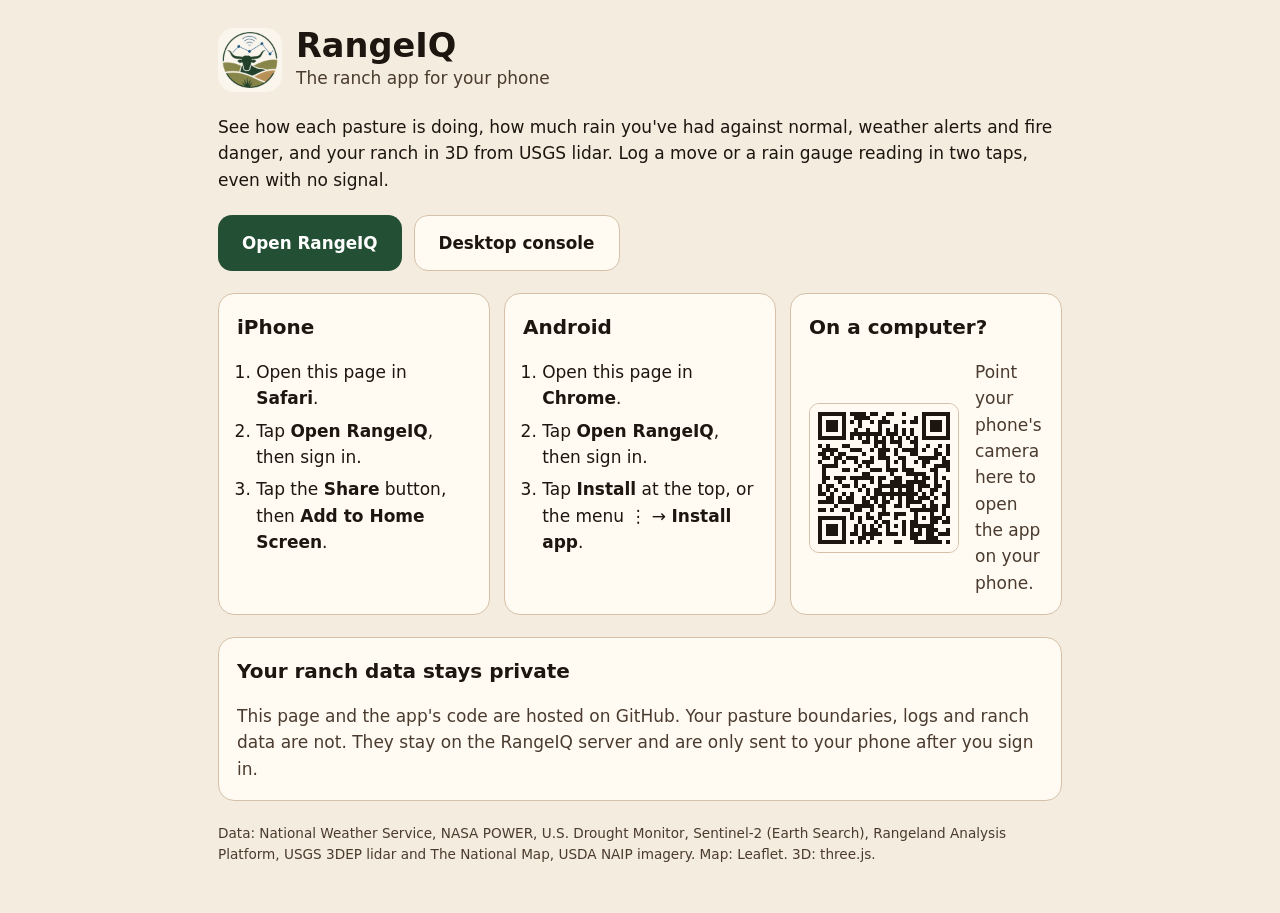
<file: web/index.html>
<!doctype html>
<html lang="en">
<head>
<meta charset="utf-8">
<meta name="viewport" content="width=device-width, initial-scale=1, viewport-fit=cover">
<title>RangeIQ: the ranch app</title>
<meta name="description" content="RangeIQ for your phone: how each pasture is doing, rain, weather and alerts, a quick log for moves and rain gauge readings, and your ranch in 3D from USGS lidar. Works with weak or no signal.">
<meta name="theme-color" content="#f4ecdf">
<link rel="icon" href="icon-192.png">
<style>
  :root{--bg:#f4ecdf;--surface:#fffaf2;--ink:#1d150f;--ink-2:#4a3b2e;--rule:#d6c1a8;--accent:#234f34;--accent-ink:#fff;
    --f:system-ui,-apple-system,"Segoe UI",Roboto,Arial,sans-serif;color-scheme:light}
  @media (prefers-color-scheme:dark){:root{--bg:#12100d;--surface:#1c1915;--ink:#f3ece2;--ink-2:#d6cabb;--rule:#3a332a;--accent:#7fb38f;--accent-ink:#0d150f;color-scheme:dark}}
  *{box-sizing:border-box} body{margin:0;background:var(--bg);color:var(--ink);font:17px/1.55 var(--f)}
  main{max-width:880px;margin:0 auto;padding:28px 18px 48px;display:grid;gap:22px}
  header{display:flex;align-items:center;gap:14px} header img{border-radius:16px}
  h1{font-size:2.1rem;line-height:1.1;margin:0} h2{font-size:1.25rem;margin:0 0 8px}
  p{margin:0} .dim{color:var(--ink-2)}
  .cta{display:flex;flex-wrap:wrap;gap:12px}
  .btn{display:inline-flex;align-items:center;justify-content:center;min-height:56px;padding:0 24px;border-radius:14px;font-weight:700;font-size:1.05rem;text-decoration:none}
  .btn.main{background:var(--accent);color:var(--accent-ink)} .btn.alt{border:1px solid var(--rule);color:var(--ink);background:var(--surface)}
  .grid{display:grid;grid-template-columns:repeat(auto-fit,minmax(240px,1fr));gap:14px}
  .card{background:var(--surface);border:1px solid var(--rule);border-radius:16px;padding:18px;display:grid;gap:8px;align-content:start}
  ol{margin:0;padding-left:1.2rem;display:grid;gap:6px}
  .qr{display:flex;gap:16px;align-items:center} .qr img{width:150px;height:150px;border-radius:10px;border:1px solid var(--rule)}
  @media (max-width:640px){.desk{display:none}}
  footer{font-size:.85rem;color:var(--ink-2)}
</style>
</head>
<body>
<main>
  <header><img src="icon-192.png" alt="" width="64" height="64"><div><h1>RangeIQ</h1><p class="dim">The ranch app for your phone</p></div></header>

  <p>See how each pasture is doing, how much rain you've had against normal, weather alerts and fire danger, and your ranch in 3D from USGS lidar. Log a move or a rain gauge reading in two taps, even with no signal.</p>

  <div class="cta">
    <a class="btn main" href="app/">Open RangeIQ</a>
    <a class="btn alt" href="https://rangeiq.org/">Desktop console</a>
  </div>

  <div class="grid">
    <div class="card"><h2>iPhone</h2><ol>
      <li>Open this page in <b>Safari</b>.</li>
      <li>Tap <b>Open RangeIQ</b>, then sign in.</li>
      <li>Tap the <b>Share</b> button, then <b>Add to Home Screen</b>.</li></ol></div>
    <div class="card"><h2>Android</h2><ol>
      <li>Open this page in <b>Chrome</b>.</li>
      <li>Tap <b>Open RangeIQ</b>, then sign in.</li>
      <li>Tap <b>Install</b> at the top, or the menu ⋮ → <b>Install app</b>.</li></ol></div>
    <div class="card desk"><h2>On a computer?</h2>
      <div class="qr"><img src="qr-app.png" alt="QR code that opens the RangeIQ app on your phone" width="150" height="150">
        <p class="dim">Point your phone's camera here to open the app on your phone.</p></div></div>
  </div>

  <div class="card"><h2>Your ranch data stays private</h2>
    <p class="dim">This page and the app's code are hosted on GitHub. Your pasture boundaries, logs and ranch data are not. They stay on the RangeIQ server and are only sent to your phone after you sign in.</p></div>

  <footer>Data: National Weather Service, NASA POWER, U.S. Drought Monitor, Sentinel-2 (Earth Search), Rangeland Analysis Platform, USGS 3DEP lidar and The National Map, USDA NAIP imagery. Map: Leaflet. 3D: three.js.</footer>
</main>
</body>
</html>
</file>
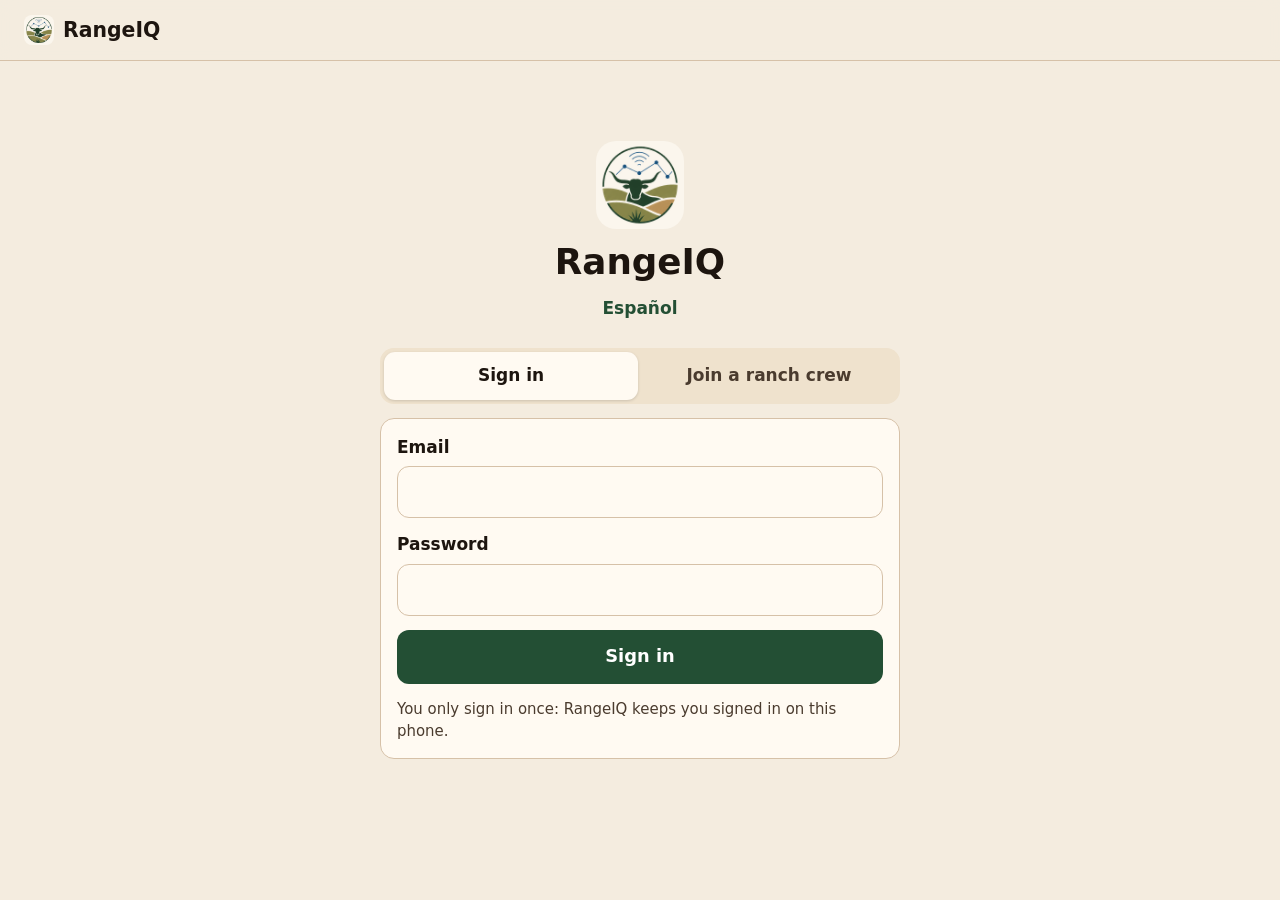
<file: web/app/index.html>
<!doctype html>
<html lang="en">
<head>
<meta charset="utf-8">
<meta name="viewport" content="width=device-width, initial-scale=1, viewport-fit=cover">
<title>RangeIQ</title>
<meta name="description" content="RangeIQ for the ranch crew: take photos with location and direction, log rain and cattle moves, report problems, and see what needs attention, on the map or in 3D. Works with weak or no signal.">
<meta name="theme-color" content="#f4ecdf">
<meta name="apple-mobile-web-app-capable" content="yes">
<meta name="mobile-web-app-capable" content="yes">
<meta name="apple-mobile-web-app-status-bar-style" content="default">
<meta name="apple-mobile-web-app-title" content="RangeIQ">
<link rel="manifest" href="manifest.webmanifest">
<link rel="apple-touch-icon" href="apple-touch-icon.png">
<link rel="icon" href="icon-192.png">
<link rel="stylesheet" href="app.css">
<script type="importmap">{"imports":{"three":"./vendor/three/three.module.min.js"}}</script>
</head>
<body>
<header class="top">
  <button type="button" class="brand" id="brandBtn" aria-label="Ranch name. Tap to switch ranch"><img src="icon-192.png" alt="" width="30" height="30"><span id="brandName">RangeIQ</span><span id="brandCaret" aria-hidden="true" hidden>▾</span></button>
  <div class="top-actions">
    <button type="button" id="sosBtn" class="sosbtn" hidden aria-label="SOS: send an emergency alert to your crew">SOS</button>
    <button type="button" id="installBtn" class="pill" hidden>Install</button>
    <button type="button" id="syncPill" class="pill warn" hidden></button>
  </div>
</header>

<div id="banner" class="banner" role="status" hidden></div>
<div id="sosBar" class="sosbar" role="alert" hidden></div>
<div id="sosScreen" class="sosscreen" role="dialog" aria-modal="true" aria-labelledby="sosTitle" hidden></div>

<main id="views">
  <!-- ============================== SIGN IN / JOIN -->
  <section class="view" id="v-login" hidden aria-labelledby="l-h">
    <div class="hero center">
      <img class="login-logo" src="icon-192.png" alt="" width="88" height="88">
      <h1 id="l-h">RangeIQ</h1>
      <button type="button" class="linkbtn langtoggle" id="langToggle" lang="es">Español</button>
    </div>
    <div class="seg" role="tablist">
      <button type="button" role="tab" data-auth="signin" aria-selected="true">Sign in</button>
      <button type="button" role="tab" data-auth="join" aria-selected="false">Join a ranch crew</button>
    </div>
    <form class="card form" id="loginForm" autocomplete="on">
      <label>Email<input type="email" id="loginEmail" autocomplete="username" inputmode="email" required></label>
      <label>Password<input type="password" id="loginPassword" autocomplete="current-password" required></label>
      <button type="submit" class="primary">Sign in</button>
      <p class="error" id="loginError" role="alert" hidden></p>
      <p class="dim small">You only sign in once: RangeIQ keeps you signed in on this phone.</p>
      <p class="dim small" id="loginTip" hidden data-i18n><b>iPhone:</b> add RangeIQ to your Home Screen first (Share → Add to Home Screen), then sign in there. The Home Screen app keeps its own sign-in.</p>
    </form>
    <form class="card form" id="joinForm" autocomplete="on" hidden>
      <p class="dim" data-i18n>Ask the ranch owner for the crew code. It looks like <b>K7M-4QX</b>. Already have a RangeIQ login? Use the same email and password to add this ranch to it.</p>
      <label>Crew code<input type="text" id="joinCode" autocapitalize="characters" autocomplete="off" required placeholder="ABC-123"></label>
      <label>Your name (new logins only)<input type="text" id="joinName" autocomplete="name"></label>
      <label>Email<input type="email" id="joinEmail" autocomplete="username" inputmode="email" required></label>
      <label>Password (make one, 8+ characters, or use yours)<input type="password" id="joinPassword" autocomplete="new-password" minlength="8" required></label>
      <button type="submit" class="primary">Join the crew</button>
      <p class="error" id="joinError" role="alert" hidden></p>
    </form>
  </section>

  <!-- ============================== HOME -->
  <section class="view" id="v-home" hidden aria-labelledby="h-h">
    <div class="hero">
      <div class="eyebrow" id="h-updated"></div>
      <h1 id="h-h">Today</h1>
    </div>
    <div class="actions4">
      <button type="button" class="big photo" data-act="photo"><span class="ic" aria-hidden="true">📷</span>Take photo</button>
      <button type="button" class="big" data-act="rain"><span class="ic" aria-hidden="true">🌧</span>Rain gauge</button>
      <button type="button" class="big" data-act="move"><span class="ic" aria-hidden="true">🐄</span>Cattle<small>move, count, calves</small></button>
      <button type="button" class="big warnbtn" data-act="report"><span class="ic" aria-hidden="true">⚠️</span>Report<small>problem or sighting</small></button>
    </div>
    <div class="card herdcard" id="h-herd" hidden></div>
    <div class="card" id="h-todo" hidden></div>
    <div class="card" id="h-attention"></div>
    <div class="card" id="h-weather"></div>
    <div class="card" id="h-sky" hidden></div>
  </section>

  <!-- ============================== TO DO -->
  <section class="view" id="v-todo" hidden aria-labelledby="t-h">
    <div class="hero"><h1 id="t-h">To do</h1><p class="dim">Jobs around the ranch. Tap the box when it's done.</p></div>
    <div class="row"><button type="button" class="primary" id="t-add">＋ Add a job</button>
      <button type="button" class="pill" id="t-mine" aria-pressed="false">Only mine</button></div>
    <div id="t-list"></div>
    <div id="t-done"></div>
  </section>

  <!-- ============================== MAP (2D / 3D) -->
  <section class="view mapview" id="v-map" hidden aria-labelledby="m-h">
    <h1 id="m-h" class="sr">Map</h1>
    <div class="maptools">
      <div class="seg small" role="group" aria-label="Map type">
        <button type="button" data-mapmode="2d" aria-pressed="true">Map</button>
        <button type="button" data-mapmode="3d" aria-pressed="false">3D</button>
      </div>
      <div class="seg small" id="lookSeg" role="group" aria-label="3D look" hidden>
        <button type="button" data-look="photo" aria-pressed="true">Photo</button>
        <button type="button" data-look="relief" aria-pressed="false">Relief</button>
      </div>
      <button type="button" class="pill" id="layersBtn" aria-pressed="false" title="Choose what shows on the map">🗂 Layers</button>
      <button type="button" class="pill" id="addPlaceBtn" title="Add a water tank, pond, blind, gate…">＋ Place</button>
      <button type="button" class="pill" id="drawBtn" title="Draw pastures, roads and trails">✏️ Draw</button>
      <button type="button" class="pill" id="meBtn" title="Show where I am">📍 Me</button>
    </div>
    <div class="card" id="layerCard" hidden></div>
    <div class="pickbar unlocked" id="lockNote" hidden role="status"><span>🔓 Pasture boundaries are unlocked for editing.</span> <button type="button" class="pill" id="lockNoteBtn">🔒 Lock</button></div>
    <div class="pickbar" id="pickBar" hidden role="status"><b>Tap the map where it is.</b> <button type="button" class="pill" id="pickCancel">Cancel</button></div>
    <div id="map" class="map" role="region" aria-label="Map of pastures and photos"></div>
    <div id="map3d" class="map3d" hidden role="img" aria-label="3D view of the ranch with glowing pasture boundaries"></div>
    <div class="row" id="exagRow" hidden role="group" aria-label="Height exaggeration">
      <span class="dim">Height</span>
      <input type="range" id="exagSlider" min="1" max="12" step="0.5" value="2" aria-label="How much to raise the hills">
      <b id="exagVal">×2</b><button type="button" class="pill" id="resetView">Reset view</button>
    </div>
    <p class="src" id="map-src"></p>
    <ul class="plist" id="m-list"></ul>
  </section>

  <!-- ============================== PASTURE -->
  <section class="view" id="v-pasture" hidden aria-labelledby="d-h">
    <button type="button" class="back" data-go="map">‹ Map</button>
    <div class="hero"><div class="eyebrow" id="d-acres"></div><h1 id="d-h"></h1><p id="d-status"></p></div>
    <div class="actions4 two">
      <button type="button" class="big photo" data-act="photo" data-here="1"><span class="ic" aria-hidden="true">📷</span>Photo here</button>
      <button type="button" class="big" data-act="move" data-here="1"><span class="ic" aria-hidden="true">🐄</span>Moved cattle here</button>
    </div>
    <div class="card" id="d-herd"></div>
    <div class="card" id="d-photos"></div>
    <div class="card" id="d-signals"></div>
    <div class="card" id="d-land"></div>
  </section>

  <!-- ============================== CHAT (text messages: everyone on the ranch, or one person) -->
  <section class="view" id="v-chat" hidden aria-labelledby="c-h">
    <div id="c-list">
      <div class="hero chathero"><div><h1 id="c-h">Chat</h1><p class="dim">Text the whole crew, or one person.</p></div>
        <button type="button" class="mepic" id="c-mepic" aria-label="Your profile picture"></button></div>
      <div id="c-notify"></div>
      <ul class="threads" id="c-threads"></ul>
    </div>
    <div id="c-thread" hidden>
      <div class="chathead"><button type="button" class="pill" id="c-back" aria-label="Back to all chats">‹ Chats</button><span id="c-headpic"></span><h2 id="c-title"></h2></div>
      <ol class="bubbles" id="c-msgs" aria-live="polite"></ol>
      <form class="composer" id="c-form" autocomplete="off">
        <textarea id="c-text" rows="1" maxlength="2000" placeholder="Message" enterkeyhint="send" aria-label="Message"></textarea>
        <button type="submit" class="primary" id="c-send">Send</button>
      </form>
    </div>
  </section>

  <!-- ============================== LOG -->
  <section class="view" id="v-log" hidden aria-labelledby="g-h">
    <div class="hero"><h1 id="g-h">Log</h1></div>
    <div class="chips" role="group" aria-label="Show">
      <button type="button" data-filter="all" aria-pressed="true">All</button>
      <button type="button" data-filter="photo" aria-pressed="false">Photos</button>
      <button type="button" data-filter="problem" aria-pressed="false">Problems</button>
      <button type="button" data-filter="rain" aria-pressed="false">Rain</button>
      <button type="button" data-filter="move" aria-pressed="false">Moves</button>
      <button type="button" data-filter="wildlife" aria-pressed="false">Wildlife</button>
      <button type="button" data-filter="job" aria-pressed="false">Jobs</button>
      <button type="button" data-filter="map" aria-pressed="false">Places &amp; lines</button>
    </div>
    <div class="card" id="g-queue" hidden></div>
    <ul class="timeline" id="g-list"></ul>
  </section>

  <!-- ============================== MORE -->
  <section class="view" id="v-more" hidden aria-labelledby="o-h">
    <div class="hero chathero"><div><h1 id="o-h">More</h1><p class="dim" id="o-who"></p></div>
      <button type="button" class="mepic" id="o-mepic" aria-label="Your profile picture"></button></div>
    <div class="card"><h2>Language · Idioma</h2><div class="row" role="group" aria-label="Language">
      <button type="button" class="pill" data-lang="en" lang="en">English</button><button type="button" class="pill" data-lang="es" lang="es">Español</button></div></div>
    <div class="card" id="o-ranch" hidden></div>
    <div class="card" id="o-setup" hidden></div>
    <div class="card" id="o-crew" hidden></div>
    <div class="card"><h2>Warnings</h2>
      <label class="switchrow"><input type="checkbox" id="o-everyday"> <span>Ignore drought &amp; low rain in pasture status</span></label>
      <p class="dim small">Drought and rain are the same for every pasture and are often "normal" out here. With this on, a pasture's status comes from its own greenness, long-term trend, grazing days and what the crew reports. Severe-weather alerts and crew reports always show.</p></div>
    <div class="card"><h2>Text size</h2><div class="row" role="group" aria-label="Text size">
      <button type="button" class="pill" data-size="1">Normal</button><button type="button" class="pill" data-size="1.15">Large</button><button type="button" class="pill" data-size="1.3">Extra large</button></div></div>
    <div class="card"><h2>Put RangeIQ on your home screen</h2><p class="dim" id="o-install"></p></div>
    <details class="card"><summary><h2>How pasture status works</h2></summary>
      <p class="dim">Each pasture is rated from what was actually measured or reported: rain compared with past years, satellite greenness compared with normal, the U.S. Drought Monitor, long-term grass trends, how long cattle have been in it, and problems your crew reported in the last 2 weeks.</p>
      <p class="dim" data-i18n><b>Good</b>: nothing wrong. <b>Watch</b>: one thing is off. <b>Act</b>: a serious problem your crew reported (like water low, fence down or a dead animal), or two things off at once. Your own eyes on the ground come first.</p>
      <p class="dim" data-i18n><b>Photos:</b> the app measures how much of the ground in the picture is green, using the Canopeo color method, and compares it with the last photo taken from the same spot. Take photos from the same spots over time to see real change.</p></details>
    <details class="card"><summary><h2>Where the data comes from</h2></summary><ul class="srclist" id="o-sources"></ul></details>
    <div class="card"><h2>Account</h2>
      <div class="row"><button type="button" class="pill" id="logoutBtn">Sign out</button></div></div>
  </section>
</main>

<nav class="tabs" aria-label="Main">
  <button type="button" data-tab="home"><span aria-hidden="true">🏠</span>Home</button>
  <button type="button" data-tab="todo"><span aria-hidden="true">✅</span>To do</button>
  <button type="button" data-tab="map"><span aria-hidden="true">🗺️</span>Map</button>
  <button type="button" data-tab="chat"><span aria-hidden="true">💬</span>Chat<b class="tabbadge" id="chatBadge" hidden></b></button>
  <button type="button" data-tab="log"><span aria-hidden="true">📋</span>Log</button>
  <button type="button" data-tab="more"><span aria-hidden="true">☰</span>More</button>
</nav>

<div class="drawbar" id="drawBar" hidden role="region" aria-label="Drawing"></div>
<input type="file" id="camInput" accept="image/*" capture="environment" hidden>
<input type="file" id="picInput" accept="image/*" hidden>

<div class="sheet-back" id="sheetBack" hidden></div>
<div class="sheet" id="sheet" role="dialog" aria-modal="true" aria-labelledby="sheetTitle" hidden>
  <div class="sheet-grip" aria-hidden="true"></div>
  <h2 id="sheetTitle"></h2>
  <div id="sheetBody"></div>
</div>

<script src="config.js"></script>
<script src="es.js"></script>
<script src="i18n.js"></script>
<script src="sky.js"></script>
<script src="icons.js"></script>
<script src="app.js"></script>
</body>
</html>
</file>
<file: web/app/app.css>
/* RangeIQ phone app. Light "sunlight" theme by default for outdoor use; follows the phone's dark mode at night. */
:root{
  --bg:#f4ecdf; --surface:#fffaf2; --surface-2:#efe2cd; --ink:#1d150f; --ink-2:#4a3b2e; --muted:#6b5745; --rule:#d6c1a8;
  --accent:#234f34; --accent-ink:#ffffff; --link:#1f5a87;
  --good:#1f6b3a; --good-bg:#dcefdf; --watch:#8a5a00; --watch-bg:#fbe9c4; --act:#a1261b; --act-bg:#f8d9d4; --unknown:#5a5a5a; --unknown-bg:#e7e3dc;
  --f-body:system-ui,-apple-system,"Segoe UI",Roboto,"Helvetica Neue",Arial,sans-serif;
  --f-disp:"Avenir Next Condensed","Roboto Condensed","Arial Narrow",system-ui,sans-serif;
  --r:14px; --scale:1; color-scheme:light;
}
@media (prefers-color-scheme:dark){
  :root{--bg:#12100d; --surface:#1c1915; --surface-2:#26221c; --ink:#f3ece2; --ink-2:#d6cabb; --muted:#b3a593; --rule:#3a332a;
    --accent:#7fb38f; --accent-ink:#0d150f; --link:#8cc0ea;
    --good:#7fd19a; --good-bg:#1d3324; --watch:#f2c169; --watch-bg:#3a2d12; --act:#ff8c7d; --act-bg:#3f1a15; --unknown:#bdb6ac; --unknown-bg:#2c2924; color-scheme:dark}
}
*{box-sizing:border-box}
html{-webkit-text-size-adjust:100%;font-size:calc(17px * var(--scale))}
body{margin:0;background:var(--bg);color:var(--ink);font:1rem/1.5 var(--f-body);min-height:100dvh;padding-bottom:calc(84px + env(safe-area-inset-bottom))}
a{color:var(--link)}
h1,h2,h3{margin:0;line-height:1.15;font-family:var(--f-disp)}
h1{font-size:1.75rem;font-weight:700}
h2{font-size:1.25rem;font-weight:700}
p{margin:0}
.dim{color:var(--ink-2)} .small{font-size:.88rem}
.eyebrow{font-size:.78rem;font-weight:700;letter-spacing:.08em;text-transform:uppercase;color:var(--muted)}
[hidden]{display:none!important}
button,input,select,textarea{font:inherit;color:inherit}

.top{position:sticky;top:0;z-index:30;display:flex;align-items:center;justify-content:space-between;gap:10px;
  padding:calc(env(safe-area-inset-top) + 8px) 14px 8px;background:color-mix(in srgb,var(--bg) 92%,transparent);
  backdrop-filter:blur(10px);-webkit-backdrop-filter:blur(10px);border-bottom:1px solid var(--rule)}
.brand{display:flex;align-items:center;gap:9px;font:700 1.2rem/1 var(--f-disp);background:none;border:0;color:inherit;padding:4px 0;cursor:pointer;min-height:44px}
.brand img{border-radius:8px}
.top-actions{display:flex;gap:8px}
.pill{display:inline-flex;align-items:center;justify-content:center;min-height:44px;border:1px solid var(--rule);background:var(--surface);
  border-radius:99px;padding:8px 16px;font-weight:600;font-size:.92rem;cursor:pointer;color:var(--ink);text-decoration:none}
.pill.warn{border-color:var(--watch);color:var(--watch);background:var(--watch-bg)}
.pill[aria-pressed="true"]{border-color:var(--accent);color:var(--accent);box-shadow:inset 0 0 0 1px var(--accent)}

.banner{margin:10px 14px 0;padding:12px 14px;border-radius:var(--r);background:var(--watch-bg);color:var(--ink);border:1px solid var(--watch);font-weight:600}
.banner.demo{background:var(--unknown-bg);border-color:var(--unknown)}

main{max-width:680px;margin:0 auto;padding:14px 14px 20px}
.view{display:grid;gap:14px}
.hero{display:grid;gap:6px;padding:4px 0}
.login-logo{border-radius:20px;margin-bottom:6px}
.card{background:var(--surface);border:1px solid var(--rule);border-radius:var(--r);padding:16px;display:grid;gap:10px}
.row{display:flex;flex-wrap:wrap;gap:10px}
.back{justify-self:start;background:none;border:0;color:var(--link);font-weight:600;font-size:1rem;padding:8px 0;min-height:44px;cursor:pointer}

/* status chips and pasture rows: always icon + word, never colour alone */
.counts{display:flex;flex-wrap:wrap;gap:8px}
.chip{display:inline-flex;align-items:center;gap:6px;border-radius:99px;padding:6px 12px;font-weight:700;font-size:.92rem}
.chip.good{background:var(--good-bg);color:var(--good)} .chip.watch{background:var(--watch-bg);color:var(--watch)}
.chip.act{background:var(--act-bg);color:var(--act)} .chip.unknown{background:var(--unknown-bg);color:var(--unknown)}
.plist{list-style:none;margin:0;padding:0;display:grid;gap:10px}
.prow{width:100%;text-align:left;display:grid;grid-template-columns:auto 1fr auto;gap:4px 12px;align-items:center;cursor:pointer;
  background:var(--surface);border:1px solid var(--rule);border-left-width:8px;border-radius:var(--r);padding:14px 14px 14px 12px;min-height:72px}
.prow.good{border-left-color:var(--good)} .prow.watch{border-left-color:var(--watch)} .prow.act{border-left-color:var(--act)} .prow.unknown{border-left-color:var(--unknown)}
.prow .badge{grid-row:span 2;width:44px;height:44px;border-radius:50%;display:grid;place-items:center;font-size:1.3rem;font-weight:800}
.prow.good .badge{background:var(--good-bg);color:var(--good)} .prow.watch .badge{background:var(--watch-bg);color:var(--watch)}
.prow.act .badge{background:var(--act-bg);color:var(--act)} .prow.unknown .badge{background:var(--unknown-bg);color:var(--unknown)}
.prow b{font-size:1.08rem}
.prow .why{grid-column:2;color:var(--ink-2);font-size:.95rem}
.prow .go{grid-row:span 2;color:var(--muted);font-size:1.6rem}

.tiles{display:grid;grid-template-columns:repeat(2,minmax(0,1fr));gap:10px}
.tile{background:var(--surface-2);border-radius:12px;padding:10px 12px;display:grid;gap:2px}
.tile b{font:700 1.6rem/1.05 var(--f-disp);font-variant-numeric:tabular-nums}
.tile span{font-size:.85rem;color:var(--ink-2)}
.fc{display:grid;grid-template-columns:repeat(5,minmax(0,1fr));gap:6px;text-align:center}
.fc div{background:var(--surface-2);border-radius:10px;padding:8px 2px;display:grid;gap:2px;font-size:.85rem}
.fc b{font-size:1rem}
.meter{height:14px;border-radius:99px;background:var(--surface-2);overflow:hidden;position:relative}
.meter i{position:absolute;inset:0 auto 0 0;background:var(--accent);border-radius:99px}
.meter s{position:absolute;top:-3px;bottom:-3px;width:3px;background:var(--ink);text-decoration:none}
.src{font-size:.8rem;color:var(--muted)}

.sig{display:grid;grid-template-columns:auto 1fr;gap:2px 12px;padding:10px 0;border-top:1px solid var(--rule)}
.sig:first-of-type{border-top:0;padding-top:0}
.sig .lv{grid-row:span 3;width:30px;height:30px;border-radius:50%;display:grid;place-items:center;font-weight:800;font-size:.95rem}
.sig .lv.ok{background:var(--good-bg);color:var(--good)} .sig .lv.watch{background:var(--watch-bg);color:var(--watch)}
.sig .lv.concern{background:var(--act-bg);color:var(--act)} .sig .lv.unavailable{background:var(--unknown-bg);color:var(--unknown)}

.alert{border-left:6px solid var(--act);padding:8px 0 8px 12px;display:grid;gap:4px}
.alert.minor{border-left-color:var(--watch)}

.actions3{display:grid;grid-template-columns:repeat(3,minmax(0,1fr));gap:10px}
.big{display:grid;justify-items:center;align-content:center;gap:6px;text-align:center;background:var(--accent);color:var(--accent-ink);border:0;
  border-radius:var(--r);padding:14px 6px;font-weight:700;font-size:.95rem;line-height:1.15;cursor:pointer;min-height:92px}
.big .ic{font-size:1.6rem;line-height:1}
.primary{background:var(--accent);color:var(--accent-ink);border:0;border-radius:12px;min-height:54px;font-weight:700;font-size:1.05rem;cursor:pointer;padding:0 18px}
.secondary{background:var(--surface-2);color:var(--ink);border:1px solid var(--rule);border-radius:12px;min-height:54px;font-weight:600;cursor:pointer;padding:0 18px}

.terrain3d{height:62vh;min-height:320px;border-radius:var(--r);border:1px solid var(--rule);background:#cfe3f2;overflow:hidden;touch-action:none;display:grid;place-items:center}
.terrain3d canvas{display:block}
.map{height:46vh;min-height:280px;border-radius:var(--r);border:1px solid var(--rule);background:var(--surface-2);overflow:hidden}
.leaflet-container{font:inherit}
.maplabel{background:var(--surface);border:1px solid var(--rule);border-radius:8px;padding:2px 6px;font-weight:700;font-size:.8rem;white-space:nowrap;box-shadow:0 1px 3px rgba(0,0,0,.2)}

.loglist,.srclist{list-style:none;margin:0;padding:0;display:grid}
.loglist li,.srclist li{display:grid;grid-template-columns:1fr auto;gap:2px 10px;padding:10px 0;border-top:1px solid var(--rule)}
.loglist li:first-child,.srclist li:first-child{border-top:0}
.loglist .when,.srclist .when{color:var(--muted);font-size:.85rem;text-align:right}
.pending{color:var(--watch);font-weight:700;font-size:.85rem}
.ok-txt{color:var(--good);font-weight:700} .no-txt{color:var(--unknown);font-weight:700}

.form{display:grid;gap:14px}
.form label{display:grid;gap:6px;font-weight:600}
.form input,.form select,.form textarea{width:100%;min-height:52px;border:1px solid var(--rule);border-radius:12px;padding:10px 12px;background:var(--surface);font-size:1.05rem}
.form textarea{min-height:110px}
.quick{display:grid;grid-template-columns:repeat(4,minmax(0,1fr));gap:8px}
.quick button{min-height:52px;border-radius:12px;border:1px solid var(--rule);background:var(--surface-2);font-weight:700;cursor:pointer}
.error{color:var(--act);font-weight:600}

.tabs{position:fixed;left:0;right:0;bottom:0;z-index:40;display:grid;grid-template-columns:repeat(6,1fr);
  background:var(--surface);border-top:1px solid var(--rule);padding:6px 4px calc(6px + env(safe-area-inset-bottom))}
.tabs button{display:grid;justify-items:center;gap:2px;background:none;border:0;min-height:58px;font-size:.78rem;padding:0;font-weight:600;color:var(--muted);cursor:pointer}
.tabs button span{font-size:1.35rem;line-height:1}
.tabs button[aria-current="page"]{color:var(--accent)}

.sheet-back{position:fixed;inset:0;z-index:50;background:rgba(0,0,0,.45)}
.sheet{position:fixed;left:0;right:0;bottom:0;z-index:60;max-height:88dvh;overflow:auto;background:var(--bg);border-radius:20px 20px 0 0;
  padding:18px 16px calc(18px + env(safe-area-inset-bottom));display:grid;gap:14px;max-width:680px;margin:0 auto;box-shadow:0 -6px 30px rgba(0,0,0,.25)}
.toast{position:fixed;left:50%;transform:translateX(-50%);bottom:calc(92px + env(safe-area-inset-bottom));z-index:70;background:var(--ink);color:var(--bg);
  padding:12px 18px;border-radius:99px;font-weight:600;max-width:90vw;text-align:center}
@media (min-width:560px){.fc{grid-template-columns:repeat(7,minmax(0,1fr))}}

/* ===================== ranch-hand layout (v2) ===================== */
.sr{position:absolute;width:1px;height:1px;overflow:hidden;clip:rect(0 0 0 0)}
.center{justify-items:center;text-align:center}
.seg{display:grid;grid-auto-flow:column;grid-auto-columns:1fr;background:var(--surface-2);border-radius:14px;padding:4px;gap:4px}
.seg button{min-height:48px;border:0;border-radius:11px;background:none;font-weight:700;cursor:pointer;color:var(--ink-2)}
.seg button[aria-selected="true"],.seg button[aria-pressed="true"]{background:var(--surface);color:var(--ink);box-shadow:0 1px 3px rgba(0,0,0,.15)}
.seg.small button{min-height:40px;padding:0 12px;font-size:.92rem}

.actions4{display:grid;grid-template-columns:repeat(2,minmax(0,1fr));gap:12px}
.actions4 .big{min-height:110px;font-size:1.05rem}
.actions4 .big .ic{font-size:2rem}
.big.photo{background:#1f4f6e}
.big.warnbtn{background:#8a3b12}
@media (prefers-color-scheme:dark){.big.photo{background:#5f9fc8;color:#08131b}.big.warnbtn{background:#e0915f;color:#1d0e05}}

.attn{list-style:none;margin:0;padding:0;display:grid;gap:8px}
.attn button,.attn li>div{width:100%;text-align:left;display:grid;grid-template-columns:auto 1fr auto;gap:2px 12px;align-items:center;
  border:1px solid var(--rule);border-left-width:7px;border-radius:12px;background:var(--surface);padding:12px;min-height:64px;cursor:pointer}
.attn .act{border-left-color:var(--act)} .attn .watch{border-left-color:var(--watch)} .attn .alert{border-left-color:#c0392b}
.attn .lead{font-size:1.5rem;grid-row:span 2}
.attn b{font-size:1.02rem} .attn span.why{grid-column:2;color:var(--ink-2);font-size:.93rem}
.allclear{display:flex;align-items:center;gap:14px;font-weight:700;font-size:1.15rem;color:var(--good)}
.allclear .big-ok{width:52px;height:52px;border-radius:50%;background:var(--good-bg);display:grid;place-items:center;font-size:1.6rem}

.wx{display:flex;align-items:baseline;gap:14px;flex-wrap:wrap}
.wx .now{font:700 2.2rem/1 var(--f-disp)}
.wx3{display:grid;grid-template-columns:repeat(3,minmax(0,1fr));gap:8px;text-align:center}
.wx3 div{background:var(--surface-2);border-radius:10px;padding:8px 4px;display:grid;gap:2px;font-size:.9rem}

.mapview{gap:10px}
.maptools{display:flex;gap:8px;align-items:center;flex-wrap:wrap}
.map{height:58vh;min-height:300px}
.map3d{height:62vh;min-height:320px;border-radius:var(--r);overflow:hidden;touch-action:none;position:relative;
  background:linear-gradient(180deg,#0f1a33 0%,#33406b 38%,#8a6f96 62%,#e59a68 84%,#f4c48c 100%)}
.map3d canvas{display:block}
.photo-pin{width:34px;height:34px;border-radius:50%;background:#fff;border:3px solid #1f4f6e;display:grid;place-items:center;font-size:16px;
  box-shadow:0 2px 6px rgba(0,0,0,.4);position:relative}
.photo-pin.flag{border-color:#c0392b}
.photo-pin .cone{position:absolute;left:50%;top:50%;width:0;height:0;border-left:9px solid transparent;border-right:9px solid transparent;
  border-bottom:22px solid rgba(255,255,255,.95);transform-origin:50% 100%;margin-left:-9px;margin-top:-38px}

.chips{display:flex;flex-wrap:wrap;gap:8px}
.chips button,.tagchips button{min-height:44px;padding:0 14px;border-radius:99px;border:1px solid var(--rule);background:var(--surface);font-weight:600;cursor:pointer}
.chips button[aria-pressed="true"]{background:var(--accent);color:var(--accent-ink);border-color:var(--accent)}
.tagchips{display:flex;flex-wrap:wrap;gap:8px}
.tagchips button[aria-pressed="true"]{background:var(--act-bg);border-color:var(--act);color:var(--act)}
.tagchips button.goodtag[aria-pressed="true"]{background:var(--good-bg);border-color:var(--good);color:var(--good)}

.timeline{list-style:none;margin:0;padding:0;display:grid;gap:10px}
.timeline li{background:var(--surface);border:1px solid var(--rule);border-radius:12px;padding:12px;display:grid;grid-template-columns:auto 1fr;gap:4px 12px;align-items:start}
.timeline li.clickable{cursor:pointer}
.timeline .ico{font-size:1.4rem;width:40px;text-align:center}
.timeline img{width:72px;height:72px;object-fit:cover;border-radius:10px;grid-row:span 3}
.timeline .meta{color:var(--muted);font-size:.85rem}
.tag{display:inline-block;border-radius:99px;padding:2px 9px;font-size:.8rem;font-weight:700;background:var(--act-bg);color:var(--act);margin:2px 4px 0 0}
.tag.ok{background:var(--good-bg);color:var(--good)}

.photoimg{width:100%;border-radius:12px;display:block;background:var(--surface-2)}
.photogrid{display:grid;grid-template-columns:repeat(3,minmax(0,1fr));gap:6px}
.photogrid button{padding:0;border:0;background:none;cursor:pointer}
.photogrid img{width:100%;aspect-ratio:1;object-fit:cover;border-radius:8px;display:block}
.stat{display:flex;gap:12px;flex-wrap:wrap}
.stat div{background:var(--surface-2);border-radius:10px;padding:8px 12px}
.stat b{font:700 1.4rem/1.1 var(--f-disp);display:block}
.sheet-grip{width:44px;height:5px;border-radius:9px;background:var(--rule);justify-self:center}
details.card summary{list-style:none;cursor:pointer;display:flex;justify-content:space-between;align-items:center;min-height:44px}
details.card summary::after{content:"▾";color:var(--muted)} details.card[open] summary::after{content:"▴"}
details.card summary::-webkit-details-marker{display:none}
.busy{display:grid;place-items:center;gap:10px;padding:24px;color:var(--ink-2)}
.spinner{width:36px;height:36px;border:4px solid var(--rule);border-top-color:var(--accent);border-radius:50%;animation:spin 1s linear infinite}
@keyframes spin{to{transform:rotate(360deg)}}
.photo-pin .n{position:absolute;top:-8px;right:-10px;min-width:20px;height:20px;border-radius:10px;background:#1f4f6e;color:#fff;
  font:700 12px/20px system-ui,sans-serif;text-align:center;padding:0 5px;box-shadow:0 1px 3px rgba(0,0,0,.35)}
.photo-pin.flag .n{background:#c0392b}
.spotrow{display:flex;gap:8px;overflow-x:auto;padding-bottom:4px;-webkit-overflow-scrolling:touch}
.spotrow button{flex:0 0 96px;padding:0;border:2px solid transparent;border-radius:10px;background:var(--surface-2);cursor:pointer;text-align:left;color:inherit}
.spotrow button[aria-current]{border-color:var(--accent,#1f4f6e)}
.spotrow img{width:100%;aspect-ratio:1;object-fit:cover;border-radius:8px 8px 0 0;display:block}
.spotrow span{display:block;font-size:.8rem;padding:3px 6px 5px;line-height:1.25}
.map,.map3d{isolation:isolate;position:relative;z-index:0}   /* keep Leaflet panes (z-index 400+) under sheets and tabs */
.big small{display:block;font-size:.72rem;font-weight:500;opacity:.85;margin-top:2px}
.tagpick{display:grid;gap:8px}
.tgroup{border:1px solid var(--rule);border-radius:14px;background:var(--surface)}
.tgroup summary{min-height:48px;display:flex;align-items:center;gap:8px;padding:0 14px;font-weight:700;cursor:pointer;list-style:none}
.tgroup summary::-webkit-details-marker{display:none}
.tgroup summary::after{content:"▾";margin-left:auto;opacity:.6}
.tgroup[open] summary::after{content:"▴"}
.tgroup summary .n{color:var(--act);font-weight:700}
.tgroup .tagchips{padding:0 12px 12px}
.tagchips button.infotag[aria-pressed="true"]{background:#e3edf7;border-color:#1f4f6e;color:#1f4f6e}
.tag.info{background:#e3edf7;color:#1f4f6e}
.picked{margin:2px 0 0}
.photo-pin.report{background:#fffaf2;border-color:#1f4f6e}
.photo-pin.report.flag{border-color:#c0392b}
@media (prefers-color-scheme: dark){.tagchips button.infotag[aria-pressed="true"],.tag.info{background:#1d3346;color:#cfe3f5;border-color:#6aa0c8}}
.tasks{list-style:none;margin:0 0 6px;padding:0;display:grid;gap:8px}
.task{display:flex;align-items:stretch;gap:10px;background:var(--surface);border:1px solid var(--rule);border-radius:14px;padding:6px 8px 6px 6px}
.task.late{border-left:5px solid var(--act)}
.task.today{border-left:5px solid var(--watch,#e0a21b)}
.task .check{flex:0 0 48px;height:48px;align-self:center;border-radius:12px;border:2.5px solid var(--ink);background:var(--bg);
  font:800 1.5rem/1 system-ui;color:#fff;cursor:pointer}
.task .check[aria-pressed="true"]{background:var(--good);border-color:var(--good)}
.task.done b{text-decoration:line-through;opacity:.65}
.task .tbody{flex:1;text-align:left;background:none;border:0;padding:4px 0;color:inherit;cursor:pointer;display:grid;gap:2px}
.task .tbody .meta{font-size:.85rem;color:var(--ink-2,#6b5d50)}
.linkbtn{background:none;border:0;color:var(--accent,#1f4f6e);font-weight:700;padding:8px 0;cursor:pointer}
#v-todo h2{margin:18px 0 8px}
.tabs button{font-size:.78rem}

/* ===================================================================== Computer layout (rangeiq.org on a desktop or tablet)
   Same app, same look; the tab bar becomes a sidebar, Home and Map use two columns, sheets open as centred dialogs. */
@media (min-width: 960px){
  body{padding-bottom:0}
  .top{padding-left:24px;padding-right:24px}
  .banner{margin:12px 24px 0 252px}
  main{max-width:1240px;margin:0;padding:22px 32px 40px 252px}
  .tabs{top:calc(env(safe-area-inset-top) + 62px);bottom:auto;left:0;right:auto;width:228px;display:flex;flex-direction:column;gap:4px;
    padding:14px 12px;border-top:0;border-right:1px solid var(--rule);background:transparent;height:calc(100dvh - 62px)}
  .tabs button{display:flex;align-items:center;justify-items:start;gap:12px;min-height:50px;padding:0 14px;border-radius:12px;font-size:1rem;text-align:left}
  .tabs button span{font-size:1.25rem}
  .tabs button:hover{background:var(--surface-2)}
  .tabs button[aria-current="page"]{background:var(--surface);box-shadow:inset 0 0 0 1px var(--rule);color:var(--accent)}
  h1{font-size:2.1rem}

  /* Home: actions and jobs on the left, what needs attention and weather on the right */
  #v-home{grid-template-columns:minmax(0,1fr) minmax(0,1fr);align-items:start;column-gap:22px}
  #v-home > .hero{grid-column:1 / -1}
  #v-home > .actions4{grid-column:1;grid-template-columns:repeat(4,minmax(0,1fr))}
  #v-home > #h-todo{grid-column:1}
  #v-home > #h-attention{grid-column:2;grid-row:2 / span 3}
  #v-home > #h-weather{grid-column:1}
  .actions4 .big{min-height:120px}

  /* Map: big map with the pasture list beside it */
  #v-map{grid-template-columns:minmax(0,1fr) 340px;align-items:start;column-gap:20px}
  #v-map > *{grid-column:1}
  #v-map > #m-list{grid-column:2;grid-row:1 / span 6;max-height:calc(100dvh - 120px);overflow:auto;padding-right:4px}
  .map{height:calc(100dvh - 230px);min-height:420px}
  .map3d{height:calc(100dvh - 260px);min-height:420px}

  /* Pasture page: photos and status side by side */
  #v-pasture{grid-template-columns:minmax(0,1fr) minmax(0,1fr);column-gap:22px;align-items:start}
  #v-pasture > .back,#v-pasture > .hero,#v-pasture > .actions4{grid-column:1 / -1}
  #v-pasture > .actions4{grid-template-columns:repeat(2,minmax(0,280px))}
  .photogrid{grid-template-columns:repeat(4,minmax(0,1fr))}

  #v-log,#v-todo,#v-more{max-width:860px}
  #v-login{max-width:520px;margin:6vh auto 0}

  /* Sheets become centred dialogs */
  .sheet{top:7vh;bottom:auto;left:50%;right:auto;transform:translateX(-50%);width:min(620px,92vw);max-height:86dvh;border-radius:20px;
    box-shadow:0 20px 60px rgba(0,0,0,.35)}
  .sheet-grip{display:none}
  .toast{bottom:28px}
  .photoimg{max-height:52vh;object-fit:contain;background:var(--surface-2)}
}
/* when signed out there is no sidebar */
@media (min-width: 960px){ body:has(#v-login:not([hidden])) main{padding-left:32px;margin:0 auto} }
@media (min-width: 1400px){ main{max-width:1320px} }
.layers{display:flex;flex-wrap:wrap;gap:8px}
.layer{display:inline-flex;align-items:center;gap:6px;min-height:44px;padding:0 14px;border-radius:99px;border:1px solid var(--rule);background:var(--surface-2);font-weight:600;cursor:pointer;opacity:.6}
.layer[aria-pressed="true"]{opacity:1;background:var(--surface);border-color:var(--accent);box-shadow:inset 0 0 0 1px var(--accent)}
.layer .dim{font-weight:500;font-size:.85rem}
.switchrow{display:flex;align-items:center;gap:10px;font-weight:600;min-height:44px;cursor:pointer}
.switchrow input{width:24px;height:24px;accent-color:var(--accent)}
.pickbar{position:sticky;top:70px;z-index:35;display:flex;align-items:center;justify-content:space-between;gap:10px;padding:10px 14px;border-radius:var(--r);
  background:var(--accent);color:var(--accent-ink)}
.photo-pin.place{background:#fffaf2;border-color:#2b6cb0;border-radius:10px}
@media (min-width: 960px){ #v-map > #layerCard{grid-column:1} }
.switchrow{align-items:flex-start}
.switchrow input{flex:0 0 24px;margin-top:2px}
.placethumb{width:96px;height:96px;object-fit:cover;border-radius:12px}
.photo-pin.usgs{width:28px;height:28px;font-size:13px;background:rgba(255,255,255,.85);border:2px dashed #2b6cb0}
.wx7{display:grid;grid-auto-flow:column;grid-auto-columns:minmax(64px,1fr);gap:6px;overflow-x:auto;padding-bottom:4px;-webkit-overflow-scrolling:touch}
.wx7 > div{display:grid;justify-items:center;gap:1px;background:var(--surface-2);border-radius:12px;padding:8px 4px;font-size:.9rem}
.wx7 b{font-size:1.15rem}
.wx7 .rain{font-size:.82rem;font-weight:600}
.wx7 .rain.wet{color:var(--link)}
.sky{display:grid;grid-template-columns:repeat(2,minmax(0,1fr));gap:8px}
.sky > div{display:grid;gap:1px;background:var(--surface-2);border-radius:12px;padding:10px 12px}
.sky .ic{font-size:1.5rem;line-height:1}
.sky b{font-size:1.2rem}
@media (min-width: 960px){ #v-home > #h-sky{grid-column:2} .sky{grid-template-columns:repeat(4,minmax(0,1fr))} }
.wxic{font-size:2.6rem;line-height:1}
.wxic.sm{font-size:1.6rem}
.wx{display:flex;align-items:center;gap:12px}
.filebtn{display:inline-flex;align-items:center;justify-content:center;min-height:48px;padding:0 18px;border-radius:12px;border:1px solid var(--rule);
  background:var(--surface-2);font-weight:700;cursor:pointer;justify-self:start}
.drawbar{position:fixed;left:8px;right:8px;bottom:calc(84px + env(safe-area-inset-bottom));z-index:45;display:grid;gap:8px;padding:12px;border-radius:16px;
  background:var(--surface);border:2px solid #ffd84d;box-shadow:0 6px 24px rgba(0,0,0,.3)}
.drawinfo{display:grid;gap:2px}
.drawbar .row{gap:6px}
.drawbar .pill{min-height:44px;padding:6px 12px}
.pill.primarypill{background:var(--accent);color:var(--accent-ink);border-color:var(--accent)}
.vtx{width:22px;height:22px;border-radius:50%;background:#ffd84d;border:3px solid #1d150f;box-shadow:0 1px 4px rgba(0,0,0,.5)}
.vtx.sel{background:#d63c2f;border-color:#fff}
.vtx.mid{width:18px;height:18px;background:rgba(255,255,255,.85);border:2px solid #1d150f;font:700 13px/13px system-ui;text-align:center;color:#1d150f}
.swatch{display:inline-block;width:18px;height:6px;border-radius:3px;margin-right:6px;vertical-align:middle;box-shadow:0 0 0 1px rgba(0,0,0,.35)}
.pickbar.unlocked{background:#ffd84d;color:#1d150f}
@media (min-width: 960px){ .drawbar{left:252px;right:24px;bottom:20px;max-width:900px} }
/* drawing mode: map fills the screen between the header and the drawing bar */
body.drawing .banner, body.drawing #v-map .maptools, body.drawing #lockNote, body.drawing #layerCard, body.drawing #pickBar,
body.drawing #m-list, body.drawing #map-src, body.drawing #exagRow{display:none!important}
body.drawing #v-map .map{height:calc(100dvh - 300px - env(safe-area-inset-bottom));min-height:300px}
@media (min-width: 960px){ body.drawing #v-map .map{height:calc(100dvh - 260px)} }
.me{position:relative;width:20px;height:20px;border-radius:50%;background:#2b7de9;border:3px solid #fff;box-shadow:0 0 0 6px rgba(43,125,233,.25),0 1px 4px rgba(0,0,0,.4)}
.me i{position:absolute;left:50%;top:50%;width:0;height:0;margin:-24px 0 0 -7px;border-left:7px solid transparent;border-right:7px solid transparent;
  border-bottom:14px solid #2b7de9;transform-origin:7px 24px}
#exagRow{align-items:center}
#exagSlider{flex:1;min-width:140px;accent-color:var(--accent);height:32px}

/* pasture flags (2D map): pole + status pennant, name shows once zoomed in; the whole flag is the tap target */
.pflag-at{width:0;height:0}
.pflag{position:absolute;left:-3px;bottom:0;display:flex;align-items:flex-end;min-height:40px;padding:0 6px 0 0;cursor:pointer;-webkit-tap-highlight-color:transparent}
.pflag i{position:relative;width:3px;height:34px;background:#fff;border-radius:2px;box-shadow:0 0 2px rgba(0,0,0,.7);flex:none}
.pflag i::after{content:"";position:absolute;left:3px;top:0;border-left:20px solid var(--c);border-top:8px solid transparent;border-bottom:8px solid transparent;filter:drop-shadow(0 0 1px rgba(0,0,0,.8))}
.pflag span{display:none;position:absolute;left:1px;bottom:36px;transform:translateX(-50%);background:rgba(20,22,40,.82);color:#fff;border:2px solid var(--c);border-radius:8px;padding:3px 8px;font-weight:700;font-size:.8rem;white-space:nowrap}
.flag-names .pflag span{display:block}
.pflag::before{content:"";position:absolute;left:-14px;right:-6px;top:-4px;bottom:-8px}

/* photos that belong to a report, job, place or line: thumbnails, ✕ to remove, "Add photo" */
.pstrip{display:flex;gap:8px;flex-wrap:wrap;align-items:stretch;margin:4px 0}
.pthumb{position:relative;width:84px;height:84px}
.pthumb img{width:84px;height:84px;object-fit:cover;border-radius:10px;display:block}
.pthumb > button[data-photo]{padding:0;border:0;background:none;cursor:pointer;border-radius:10px}
.pdel{position:absolute;top:-8px;right:-8px;width:30px;height:30px;border-radius:50%;border:2px solid #fff;background:#1d1d1f;color:#fff;font-size:.9rem;line-height:1;cursor:pointer;padding:0}
.padd{width:84px;height:84px;border:2px dashed var(--rule);border-radius:10px;background:var(--surface-2);color:inherit;font-size:.8rem;display:flex;flex-direction:column;align-items:center;justify-content:center;gap:2px;cursor:pointer}
.padd span{font-size:1.5rem}
.timeline .lphotos{display:flex;gap:4px;margin-top:6px;align-items:center}
.timeline .lphotos img{width:44px;height:44px;object-fit:cover;border-radius:6px;grid-row:auto}
.timeline .ico .swatch{display:inline-block;width:22px;height:6px;border-radius:3px;vertical-align:middle}

/* resolved problems */
.resolved{background:var(--good-bg);color:var(--good);border-radius:12px;padding:10px 12px;margin:8px 0}
.donechip{display:inline-block;background:var(--good-bg);color:var(--good);border-radius:99px;padding:1px 8px;font-size:.8rem;font-weight:700;white-space:nowrap}

/* ---- chat */
.tabs button{position:relative}
.tabbadge{position:absolute;top:2px;right:calc(50% - 22px);min-width:18px;height:18px;padding:0 5px;border-radius:9px;background:#c0392b;color:#fff;font-size:.72rem;line-height:18px;font-weight:800}
.threads{list-style:none;margin:0;padding:0;display:grid;gap:8px}
.threads button{width:100%;display:grid;grid-template-columns:44px 1fr auto;gap:2px 12px;align-items:center;text-align:left;background:var(--surface);border:1px solid var(--rule);border-radius:14px;padding:10px 12px;color:inherit;cursor:pointer}
.threads .av{grid-row:span 2}
.threads .who{font-weight:800}
.threads .last{color:var(--muted);font-size:.9rem;white-space:nowrap;overflow:hidden;text-overflow:ellipsis;grid-column:2}
.threads .when{color:var(--muted);font-size:.8rem;grid-row:1;grid-column:3;text-align:right}
.threads .n{grid-column:3;justify-self:end;min-width:22px;height:22px;border-radius:11px;background:#c0392b;color:#fff;font-size:.8rem;font-weight:800;text-align:center;line-height:22px;padding:0 6px}
.chathead{display:flex;align-items:center;gap:10px;position:sticky;top:0;background:var(--bg);padding:8px 0;z-index:2}
.chathead h2{margin:0;font-size:1.15rem}
.bubbles{list-style:none;margin:0;padding:8px 0 96px;display:flex;flex-direction:column;gap:6px}
.bubbles .day{align-self:center;color:var(--muted);font-size:.8rem;margin:8px 0 2px}
.bubbles .msg{max-width:80%;padding:8px 12px;border-radius:16px;background:var(--surface);border:1px solid var(--rule);overflow-wrap:anywhere}
.bubbles .msg .body{white-space:pre-wrap}
.bubbles .msg.mine{align-self:flex-end;background:#1f5e3b;color:#fff;border-color:#1f5e3b}
.bubbles .msg .from{display:block;font-size:.78rem;font-weight:800;color:var(--muted);margin-bottom:2px}
.bubbles .msg .t{display:block;font-size:.72rem;opacity:.75;margin-top:2px;text-align:right}
.composer{position:fixed;left:0;right:0;bottom:calc(70px + env(safe-area-inset-bottom));display:flex;gap:8px;padding:8px 16px;background:var(--bg);border-top:1px solid var(--rule);z-index:5}
.composer textarea{flex:1;resize:none;max-height:140px;font:inherit;padding:10px 12px;border-radius:18px;border:1px solid var(--rule);background:var(--surface);color:inherit}
.composer button{border-radius:18px;padding:0 18px}
@media (min-width: 960px){
  .composer{left:252px;bottom:0;padding:12px 32px}
  .tabbadge{position:static;margin-left:auto}
  .bubbles{max-width:820px}
}

/* message ticks */
.tick{font-size:.78rem;letter-spacing:-.18em;margin-left:2px;opacity:.85}
.bubbles .msg.mine .tick{color:#d8efe0}
.tick.read,.bubbles .msg.mine .tick.read{color:#53bdeb;opacity:1;font-weight:800}
.threads .last .tick{color:var(--muted)} .threads .last .tick.read{color:#2a9fd6}
.msginfo{background:var(--surface);border:1px solid var(--rule);border-radius:12px;padding:10px 12px;white-space:pre-wrap}

/* ---- chat look: RangeIQ logo behind conversations; profile pictures */
.av{width:44px;height:44px;border-radius:50%;object-fit:cover;flex:none;display:inline-flex;align-items:center;justify-content:center;
  font-weight:800;font-size:1.05rem;background:var(--surface-2);color:var(--ink-2)}
.av.logo{object-fit:contain;background:#fbf6ed;padding:3px;box-sizing:border-box}
.av.small{width:34px;height:34px;font-size:.9rem}
.av.mini{width:20px;height:20px;font-size:.65rem;vertical-align:-5px;margin-right:6px}
.av.big{width:52px;height:52px;font-size:1.3rem}
.av.huge{width:144px;height:144px;font-size:3rem}
.picprev{display:flex;justify-content:center;margin:6px 0 10px}
.chathero{display:flex;align-items:flex-start;justify-content:space-between;gap:12px}
.mepic{position:relative;background:none;border:0;padding:0;cursor:pointer;border-radius:50%;margin-top:6px}
.mepic .av{box-shadow:0 0 0 2px var(--surface),0 0 0 3px var(--rule)}
.mepic .edit{position:absolute;right:-2px;bottom:-2px;width:22px;height:22px;border-radius:50%;background:var(--accent,#1f5e3b);color:#fff;font-size:.75rem;
  display:flex;align-items:center;justify-content:center;box-shadow:0 0 0 2px var(--bg)}
.chathead .av{margin-left:2px}
#c-thread{position:relative}
#c-thread::before{content:"";position:fixed;inset:0;z-index:0;pointer-events:none;
  background:url(chat-bg.png) center 46% / min(78vw, 440px) no-repeat;opacity:.11}
#c-thread > *{position:relative;z-index:1}
#c-thread .composer{position:fixed;z-index:5}
#c-thread .chathead{z-index:3;background:color-mix(in srgb, var(--bg) 92%, transparent);backdrop-filter:blur(6px)}
@media (prefers-color-scheme: dark){ #c-thread::before{opacity:.24} .av.logo{background:#fbf6ed} }
@media (min-width: 960px){ #c-thread::before{left:240px} }
.mepic{flex:none;width:52px;height:52px;line-height:0;align-self:flex-start}
.mepic .av.big{width:52px;height:52px;min-height:0;font-size:1.3rem;line-height:1}

/* ---- SOS */
.sosbtn{background:#c0392b;color:#fff;border:0;border-radius:999px;font-weight:900;letter-spacing:.06em;padding:8px 14px;min-height:40px;
  box-shadow:0 2px 6px rgba(192,57,43,.45);cursor:pointer}
.sosbtn.live{animation:sospulse 1.2s infinite}
@keyframes sospulse{0%,100%{box-shadow:0 0 0 0 rgba(192,57,43,.7)}50%{box-shadow:0 0 0 10px rgba(192,57,43,0)}}
.sosbar{position:sticky;top:60px;z-index:35;display:grid;gap:4px;padding:6px 12px;background:#c0392b}
.sosbar button{display:block;width:100%;text-align:left;background:none;border:0;color:#fff;font:inherit;padding:6px 2px;cursor:pointer}
.sosbar .go{float:right;font-weight:800}
.sosscreen{position:fixed;inset:0;z-index:300;background:rgba(80,10,6,.92);display:flex;align-items:center;justify-content:center;padding:16px;overflow:auto}
.sosbox{width:100%;max-width:520px;background:var(--bg);color:var(--ink);border-radius:20px;padding:20px;box-shadow:0 10px 40px rgba(0,0,0,.5)}
.sosbox.alert{border:4px solid #c0392b}
.sosbox.alert h2{color:#c0392b;font-size:1.6rem;margin:0 0 6px}
.sosbox .sosbig{font-size:1.15rem;font-weight:700}
.sosbox h2{margin-top:0}
.sosbtns{display:grid;gap:10px;margin-top:12px}
.sosbtns button{min-height:54px;font-size:1.05rem}
.sosbtns .onway{background:#1f5e3b}
.sosok{background:var(--good-bg);color:var(--good);border-radius:10px;padding:8px 10px;font-weight:700}
.sosfail{background:#fdecea;color:#8e1b10;border-radius:10px;padding:8px 10px}
.soskinds{display:flex;flex-wrap:wrap;gap:8px;margin:10px 0}
.soskinds button{border:1px solid var(--rule);background:var(--surface);border-radius:999px;padding:8px 12px;font:inherit;cursor:pointer;color:inherit}
.soskinds button[aria-pressed="true"]{background:#c0392b;color:#fff;border-color:#c0392b}
.sosHold{position:relative;overflow:hidden;width:100%;min-height:84px;border:0;border-radius:18px;background:#c0392b;color:#fff;font-size:1.15rem;
  font-weight:900;margin:12px 0;cursor:pointer;touch-action:none;user-select:none;-webkit-user-select:none;-webkit-touch-callout:none}
.sosHold .fill{position:absolute;inset:0;width:0;background:#7d1d14;transition:none}
.sosHold.holding .fill{width:100%;transition:width 2s linear}
.sosHold .lbl{position:relative}
.okbtn{background:#1f5e3b}
.photo-pin.sos{width:46px;height:46px;font-size:22px;border-color:#c0392b;background:#fff;animation:sospulse 1.2s infinite;z-index:1000!important}
.sosrow .sosnow{color:#c0392b}
@media (prefers-color-scheme: dark){ .sosfail{background:#4a1712;color:#ffd7d1} }
/* ---- ranch icons (icons.js) */
.ricon{display:inline-block;vertical-align:middle;flex:none}
.photo-pin{width:40px;height:40px;border-width:3px}
.photo-pin .ricon{width:30px;height:30px}
.photo-pin.flag{border-width:4px}
.photo-pin.sos{background:none;border:0;width:48px;height:48px}
.photo-pin.sos .ricon{width:46px;height:46px}
.tagchips button{display:inline-flex;align-items:center;gap:6px}
.tagchips button .ricon{margin-left:-4px}
.tgroup summary .ricon{margin-right:2px}
.tag .ricon{margin:-3px 1px 0 -2px}
.kindgroup{display:flex;align-items:center;gap:6px;margin-top:8px}
.kindline{display:flex;align-items:center;gap:10px}
.timeline .ico .ricon{width:34px;height:34px}
.layer .ricon{margin-right:2px}
/* dark mode: the icons are drawn in dark ink, so give them a light tile where they sit on a dark background */
@media (prefers-color-scheme: dark){
  .ricon{background:#f1e8d8;border-radius:7px;padding:2px;box-sizing:border-box}
  .photo-pin .ricon{background:none;padding:0}
}
:root[data-theme="dark"] .ricon{background:#f1e8d8;border-radius:7px;padding:2px;box-sizing:border-box}
:root[data-theme="dark"] .photo-pin .ricon{background:none;padding:0}

/* herd ledger: head counts by class */
.hgrid{display:grid;grid-template-columns:repeat(3,minmax(0,1fr));gap:8px}
.hgrid .hcls{display:flex;flex-direction:column;gap:2px;font-weight:600;font-size:.92rem}
.hgrid input{width:100%;min-height:48px;font-size:1.15rem;text-align:center;border:1px solid var(--rule);border-radius:10px;background:var(--surface);padding:4px}
.hgrid input:disabled{background:var(--surface-2);color:var(--ink-2)}
.hgrid small{min-height:1.2em;font-weight:400;font-size:.78rem}
.hline{border:1px solid var(--rule);border-radius:var(--r);padding:10px;margin:4px 0 8px;background:var(--surface-2);display:grid;gap:8px}
.hfrom{display:grid;grid-template-columns:1fr auto auto;align-items:end;gap:8px}
.hfrom label:first-child{grid-column:1/-1}
.hfrom .switchrow{min-height:44px}
.hwarn{color:var(--watch);font-weight:600;font-size:.9rem}
.hwarn:empty{display:none}
.hsum{font-weight:700}
.hsum:empty{display:none}
.hcount{font-size:1.1rem}
.herdcard{padding:0;overflow:hidden}
.herdline{display:grid;grid-template-columns:auto 1fr auto;align-items:center;gap:12px;width:100%;text-align:left;background:none;border:0;padding:14px 16px;cursor:pointer;color:inherit}
.herdline .go{font-size:1.5rem;color:var(--muted)}
.linkrow{display:flex;justify-content:space-between;align-items:center;gap:10px;width:100%;text-align:left;background:none;border:0;padding:0;cursor:pointer;color:inherit}
.form .hfrom .switchrow{display:flex;align-items:center;font-weight:600}
.form .hfrom .switchrow input{margin:0}
#sheetBody > .seg + .form{margin-top:14px}
</file>
